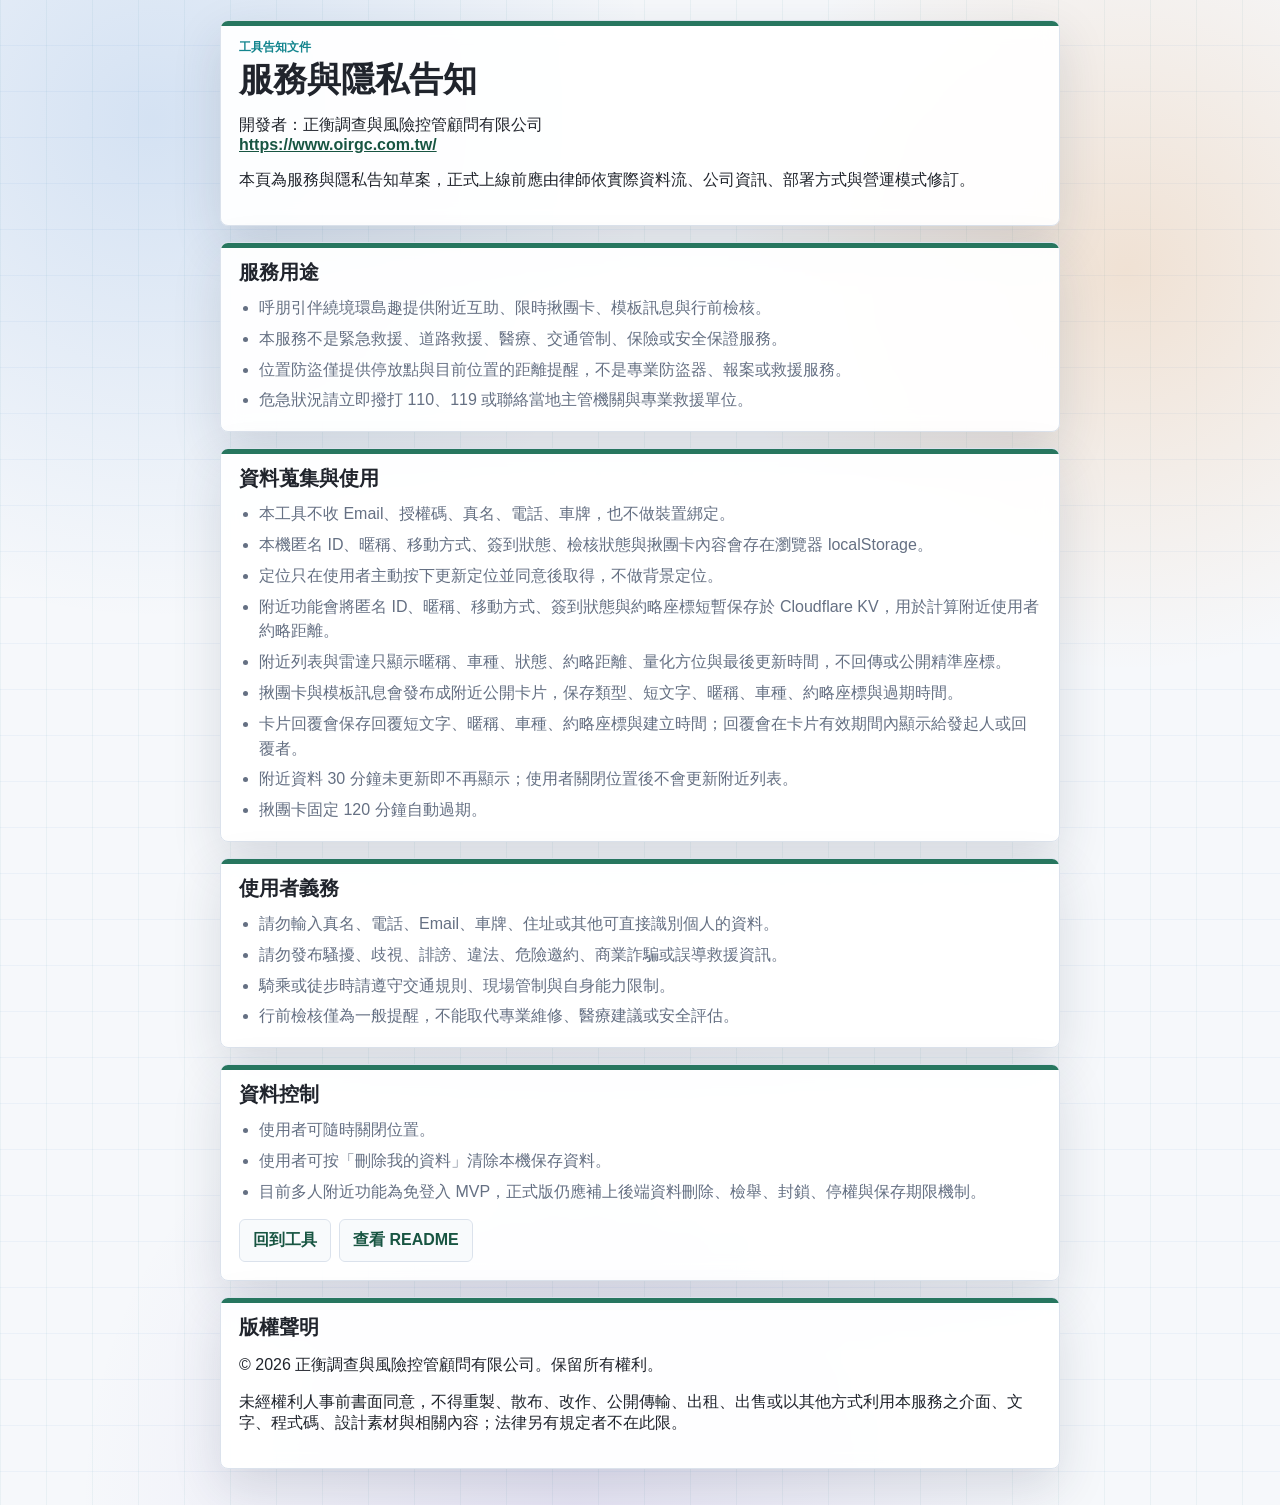
<file: legal-notice.html>
<!doctype html>
<html lang="zh-Hant">
  <head>
    <meta charset="utf-8">
    <meta name="viewport" content="width=device-width, initial-scale=1">
    <title>呼朋引伴繞境環島趣 - 服務與隱私告知</title>
    <link rel="stylesheet" href="styles.css">
  </head>
  <body>
    <main class="app-shell legal-page">
      <section class="panel">
        <p class="eyebrow">工具告知文件</p>
        <h1>服務與隱私告知</h1>
        <p>開發者：正衡調查與風險控管顧問有限公司<br><a href="https://www.oirgc.com.tw/" target="_blank" rel="noopener noreferrer">https://www.oirgc.com.tw/</a></p>
        <p>本頁為服務與隱私告知草案，正式上線前應由律師依實際資料流、公司資訊、部署方式與營運模式修訂。</p>
      </section>

      <section class="panel">
        <h2>服務用途</h2>
        <ul class="legal-list">
          <li>呼朋引伴繞境環島趣提供附近互助、限時揪團卡、模板訊息與行前檢核。</li>
          <li>本服務不是緊急救援、道路救援、醫療、交通管制、保險或安全保證服務。</li>
          <li>位置防盜僅提供停放點與目前位置的距離提醒，不是專業防盜器、報案或救援服務。</li>
          <li>危急狀況請立即撥打 110、119 或聯絡當地主管機關與專業救援單位。</li>
        </ul>
      </section>

      <section class="panel">
        <h2>資料蒐集與使用</h2>
        <ul class="legal-list">
          <li>本工具不收 Email、授權碼、真名、電話、車牌，也不做裝置綁定。</li>
          <li>本機匿名 ID、暱稱、移動方式、簽到狀態、檢核狀態與揪團卡內容會存在瀏覽器 localStorage。</li>
          <li>定位只在使用者主動按下更新定位並同意後取得，不做背景定位。</li>
          <li>附近功能會將匿名 ID、暱稱、移動方式、簽到狀態與約略座標短暫保存於 Cloudflare KV，用於計算附近使用者約略距離。</li>
          <li>附近列表與雷達只顯示暱稱、車種、狀態、約略距離、量化方位與最後更新時間，不回傳或公開精準座標。</li>
          <li>揪團卡與模板訊息會發布成附近公開卡片，保存類型、短文字、暱稱、車種、約略座標與過期時間。</li>
          <li>卡片回覆會保存回覆短文字、暱稱、車種、約略座標與建立時間；回覆會在卡片有效期間內顯示給發起人或回覆者。</li>
          <li>附近資料 30 分鐘未更新即不再顯示；使用者關閉位置後不會更新附近列表。</li>
          <li>揪團卡固定 120 分鐘自動過期。</li>
        </ul>
      </section>

      <section class="panel">
        <h2>使用者義務</h2>
        <ul class="legal-list">
          <li>請勿輸入真名、電話、Email、車牌、住址或其他可直接識別個人的資料。</li>
          <li>請勿發布騷擾、歧視、誹謗、違法、危險邀約、商業詐騙或誤導救援資訊。</li>
          <li>騎乘或徒步時請遵守交通規則、現場管制與自身能力限制。</li>
          <li>行前檢核僅為一般提醒，不能取代專業維修、醫療建議或安全評估。</li>
        </ul>
      </section>

      <section class="panel">
        <h2>資料控制</h2>
        <ul class="legal-list">
          <li>使用者可隨時關閉位置。</li>
          <li>使用者可按「刪除我的資料」清除本機保存資料。</li>
          <li>目前多人附近功能為免登入 MVP，正式版仍應補上後端資料刪除、檢舉、封鎖、停權與保存期限機制。</li>
        </ul>
        <div class="safety-actions">
          <a class="link-button" href="index.html">回到工具</a>
          <a class="link-button" href="README.md">查看 README</a>
        </div>
      </section>

      <section class="panel">
        <h2>版權聲明</h2>
        <p>© 2026 正衡調查與風險控管顧問有限公司。保留所有權利。</p>
        <p>未經權利人事前書面同意，不得重製、散布、改作、公開傳輸、出租、出售或以其他方式利用本服務之介面、文字、程式碼、設計素材與相關內容；法律另有規定者不在此限。</p>
      </section>
    </main>
  </body>
</html>
</file>
<file: styles.css>
:root {
  color-scheme: light;
  --bg: #f6f8fb;
  --ink: #20242c;
  --muted: #657083;
  --panel: rgba(255, 255, 255, .94);
  --line: #dbe2ec;
  --green: #27765f;
  --green-dark: #185542;
  --blue: #256fc9;
  --teal: #13858e;
  --orange: #d47b22;
  --purple: #7457c5;
  --pink: #c14d7e;
  --red: #bd4d45;
  --yellow: #e5b84a;
  --shadow: 0 18px 50px rgba(37, 53, 74, .14);
}

* {
  box-sizing: border-box;
}

body {
  margin: 0;
  min-height: 100vh;
  background:
    radial-gradient(circle at 12% 8%, rgba(37, 111, 201, .16), transparent 28%),
    radial-gradient(circle at 88% 18%, rgba(212, 123, 34, .18), transparent 24%),
    radial-gradient(circle at 45% 100%, rgba(116, 87, 197, .12), transparent 30%),
    linear-gradient(90deg, rgba(19, 133, 142, .06) 1px, transparent 1px),
    linear-gradient(0deg, rgba(37, 111, 201, .05) 1px, transparent 1px),
    var(--bg);
  background-size: auto, auto, auto, 46px 46px, 46px 46px, auto;
  color: var(--ink);
  font-family: "Segoe UI", "Noto Sans TC", Arial, sans-serif;
}

button,
input,
select,
textarea {
  font: inherit;
}

button,
a {
  -webkit-tap-highlight-color: transparent;
}

.svg-sprite {
  position: absolute;
  width: 0;
  height: 0;
  overflow: hidden;
}

.icon {
  width: 18px;
  height: 18px;
  flex: 0 0 auto;
  stroke: currentColor;
  stroke-width: 2;
  stroke-linecap: round;
  stroke-linejoin: round;
  fill: none;
}

.app-shell {
  width: min(1440px, 100%);
  margin: 0 auto;
  padding: 20px;
  display: grid;
  grid-template-columns: minmax(260px, .9fr) minmax(320px, 1.15fr) minmax(320px, 1fr);
  gap: 16px;
  align-items: start;
}

.panel {
  position: relative;
  overflow: hidden;
  background: var(--panel);
  border: 1px solid var(--line);
  border-radius: 8px;
  box-shadow: var(--shadow);
  padding: 18px;
  backdrop-filter: blur(10px);
}

.panel::before {
  content: "";
  position: absolute;
  inset: 0 0 auto;
  height: 5px;
  background: var(--accent, var(--green));
}

.accent-green { --accent: linear-gradient(90deg, var(--green), var(--teal)); }
.accent-blue { --accent: linear-gradient(90deg, var(--blue), var(--teal)); }
.accent-orange { --accent: linear-gradient(90deg, var(--orange), var(--yellow)); }
.accent-purple { --accent: linear-gradient(90deg, var(--purple), var(--blue)); }
.accent-teal { --accent: linear-gradient(90deg, var(--teal), var(--green)); }
.accent-pink { --accent: linear-gradient(90deg, var(--pink), var(--orange)); }
.accent-red { --accent: linear-gradient(90deg, var(--red), var(--pink)); }
.accent-yellow { --accent: linear-gradient(90deg, var(--yellow), var(--orange)); }

.icon-badge {
  width: 50px;
  height: 50px;
  border-radius: 50%;
  display: inline-flex;
  align-items: center;
  justify-content: center;
  color: #fff;
  box-shadow:
    inset 0 0 0 3px rgba(255, 255, 255, .3),
    0 12px 24px rgba(36, 47, 66, .18);
}

.badge-green {
  background:
    radial-gradient(circle at 30% 25%, rgba(255, 255, 255, .55), transparent 20%),
    linear-gradient(135deg, #24a06f, #178b9a);
}

.badge-blue {
  background:
    radial-gradient(circle at 30% 25%, rgba(255, 255, 255, .55), transparent 20%),
    linear-gradient(135deg, #2b7de1, #24b8d8);
}

.badge-orange {
  background:
    radial-gradient(circle at 30% 25%, rgba(255, 255, 255, .55), transparent 20%),
    linear-gradient(135deg, #e06f25, #efbd3e);
}

.badge-purple {
  background:
    radial-gradient(circle at 30% 25%, rgba(255, 255, 255, .55), transparent 20%),
    linear-gradient(135deg, #7a55d8, #3377d8);
}

.badge-teal {
  background:
    radial-gradient(circle at 30% 25%, rgba(255, 255, 255, .55), transparent 20%),
    linear-gradient(135deg, #13a0a3, #45b976);
}

.badge-pink {
  background:
    radial-gradient(circle at 30% 25%, rgba(255, 255, 255, .55), transparent 20%),
    linear-gradient(135deg, #d44d8b, #e27b55);
}

.badge-red {
  background:
    radial-gradient(circle at 30% 25%, rgba(255, 255, 255, .5), transparent 20%),
    linear-gradient(135deg, #c94e45, #c94d82);
}

.badge-yellow {
  background:
    radial-gradient(circle at 30% 25%, rgba(255, 255, 255, .58), transparent 20%),
    linear-gradient(135deg, #e8ad28, #d96f21);
}

.icon-badge .icon {
  width: 25px;
  height: 25px;
  filter: drop-shadow(0 2px 3px rgba(32, 35, 31, .2));
}

.profile-panel,
.map-panel {
  min-height: 440px;
}

.brand-row,
.section-head,
.status-head {
  display: flex;
  justify-content: flex-start;
  gap: 14px;
  align-items: flex-start;
}

.status-head .ghost,
.section-head .ghost,
.section-head .counter {
  margin-left: auto;
}

.eyebrow {
  margin: 0 0 4px;
  color: var(--teal);
  font-size: 12px;
  font-weight: 700;
  letter-spacing: 0;
}

h1,
h2 {
  margin: 0;
  line-height: 1.15;
}

h1 {
  font-size: 34px;
}

h2 {
  font-size: 20px;
}

.counter {
  flex: 0 0 auto;
  border: 1px solid var(--line);
  border-radius: 999px;
  padding: 6px 10px;
  color: var(--muted);
  font-size: 12px;
  background: #f8fafc;
}

.counter {
  min-width: 34px;
  text-align: center;
  color: var(--green-dark);
  font-weight: 700;
}

form,
.checklist,
.nearby-list,
.card-list,
.template-grid {
  margin-top: 16px;
}

label,
fieldset {
  display: grid;
  gap: 8px;
  margin: 0 0 14px;
}

fieldset {
  border: 0;
  padding: 0;
}

label span,
legend,
.label {
  color: var(--muted);
  font-size: 13px;
  font-weight: 700;
}

input,
select,
textarea {
  width: 100%;
  border: 1px solid var(--line);
  border-radius: 6px;
  background: #fbfdff;
  color: var(--ink);
  padding: 11px 12px;
  outline: 0;
}

textarea {
  resize: vertical;
}

input:focus,
select:focus,
textarea:focus {
  border-color: var(--teal);
  box-shadow: 0 0 0 3px rgba(47, 127, 137, .18);
}

button,
.link-button {
  min-height: 42px;
  border: 1px solid transparent;
  border-radius: 6px;
  padding: 10px 13px;
  cursor: pointer;
  text-decoration: none;
  display: inline-flex;
  align-items: center;
  justify-content: center;
  gap: 8px;
  white-space: nowrap;
}

.primary {
  width: 100%;
  background: linear-gradient(135deg, var(--green), var(--teal));
  color: #fff;
  font-weight: 700;
  box-shadow: 0 10px 20px rgba(39, 118, 95, .18);
}

.primary:hover {
  background: linear-gradient(135deg, var(--green-dark), #0f6970);
}

.ghost,
.link-button {
  background: #f8fafc;
  color: var(--green-dark);
  border-color: var(--line);
}

.ghost:hover,
.link-button:hover {
  border-color: #b8c6d8;
  background: #eef4fb;
}

.danger {
  background: #fff4f2;
  color: var(--red);
  border-color: #e7bbb5;
}

.segmented {
  display: grid;
  gap: 6px;
}

.segmented.four {
  grid-template-columns: repeat(4, minmax(0, 1fr));
}

.segmented label {
  margin: 0;
  display: block;
}

.segmented input {
  position: absolute;
  opacity: 0;
  pointer-events: none;
}

.segmented span,
.segmented.status button {
  min-height: 38px;
  display: flex;
  align-items: center;
  justify-content: center;
  gap: 7px;
  border: 1px solid var(--line);
  border-radius: 6px;
  background: #f8fafc;
  color: var(--muted);
  font-size: 13px;
  font-weight: 700;
  text-align: center;
  padding: 8px;
}

.segmented span .icon {
  width: 20px;
  height: 20px;
}

.segmented input:checked + span,
.segmented.status button.active {
  background: linear-gradient(135deg, var(--blue), var(--teal));
  border-color: transparent;
  color: #fff;
}

.segmented.status button:disabled {
  cursor: not-allowed;
  opacity: .48;
}

.segmented.status button.active:disabled {
  background: #e8eef5;
  border-color: var(--line);
  color: var(--muted);
}

button:disabled,
select:disabled,
textarea:disabled,
input:disabled {
  cursor: not-allowed;
  opacity: .55;
}

.notice,
.location-card,
.message-output,
.empty-state {
  border: 1px solid var(--line);
  border-radius: 8px;
  background: linear-gradient(135deg, rgba(37, 111, 201, .06), rgba(19, 133, 142, .08));
  padding: 14px;
}

.notice {
  margin-top: 18px;
}

.notice p,
.form-warning,
.developer-info,
.safety-panel p,
.location-card p {
  margin: 6px 0 0;
  color: var(--muted);
  line-height: 1.55;
}

.developer-info a,
.legal-page a {
  color: var(--green-dark);
  font-weight: 700;
}

.usage-counter {
  margin-top: 12px;
  border: 1px solid var(--line);
  border-radius: 8px;
  background: linear-gradient(135deg, rgba(189, 77, 69, .07), rgba(193, 77, 126, .09));
  padding: 12px 14px;
}

.usage-counter span {
  display: block;
  color: var(--muted);
  font-size: 12px;
  font-weight: 800;
}

.usage-counter strong {
  display: block;
  margin-top: 4px;
  color: var(--red);
  font-size: 24px;
}

.usage-counter p {
  margin: 4px 0 0;
  font-size: 12px;
}

.copyright {
  padding-top: 12px;
  border-top: 1px solid var(--line);
  font-size: 12px;
}

.form-warning {
  border-left: 3px solid var(--orange);
  padding-left: 10px;
  font-size: 13px;
}

.consent-row {
  grid-template-columns: 22px 1fr;
  align-items: start;
  margin: 14px 0 0;
  border: 1px solid var(--line);
  border-radius: 8px;
  background: #faf6ec;
  padding: 12px;
}

.consent-row input {
  width: 18px;
  height: 18px;
  margin-top: 2px;
}

.consent-row span {
  color: var(--ink);
  font-weight: 600;
  line-height: 1.45;
}

.map-visual {
  position: relative;
  height: 228px;
  overflow: hidden;
  margin: -4px -4px 18px;
  border-radius: 8px;
  border: 1px solid var(--line);
  background:
    radial-gradient(circle at 50% 50%, rgba(37, 111, 201, .13), transparent 8%),
    linear-gradient(90deg, transparent 49.7%, rgba(101, 112, 131, .18) 49.7% 50.3%, transparent 50.3%),
    linear-gradient(0deg, transparent 49.7%, rgba(101, 112, 131, .18) 49.7% 50.3%, transparent 50.3%),
    radial-gradient(circle at 76% 70%, rgba(193, 77, 126, .12), transparent 24%),
    #eef5fb;
}

.radar-ring,
.radar-self,
.radar-person,
.ring-label,
.radar-caption {
  position: absolute;
  display: block;
}

.radar-ring {
  left: 50%;
  top: 50%;
  transform: translate(-50%, -50%);
  border-radius: 50%;
  border: 2px solid rgba(37, 111, 201, .2);
  background: rgba(255, 255, 255, .18);
}

.ring-inner {
  width: min(31%, 74px);
  aspect-ratio: 1;
  border-color: rgba(19, 133, 142, .48);
}

.ring-middle {
  width: min(58%, 132px);
  aspect-ratio: 1;
  border-color: rgba(116, 87, 197, .35);
}

.ring-outer {
  width: min(86%, 200px);
  aspect-ratio: 1;
  border-color: rgba(212, 123, 34, .38);
}

.radar-self {
  left: 50%;
  top: 50%;
  width: 42px;
  height: 42px;
  transform: translate(-50%, -50%);
  border: 3px solid #fff;
  border-radius: 50%;
  background: linear-gradient(135deg, var(--blue), var(--teal));
  color: #fff;
  font-weight: 800;
  display: flex;
  align-items: center;
  justify-content: center;
  box-shadow: 0 8px 22px rgba(37, 111, 201, .24);
}

.radar-self.muted {
  background: linear-gradient(135deg, #8d99aa, #657083);
  font-size: 12px;
}

.radar-person {
  width: 34px;
  height: 34px;
  transform: translate(-50%, -50%);
  border: 3px solid rgba(255, 255, 255, .94);
  border-radius: 50%;
  color: #fff;
  font-size: 12px;
  font-weight: 900;
  line-height: 28px;
  text-align: center;
  box-shadow: 0 8px 18px rgba(46, 55, 75, .18);
  z-index: 2;
}

.radar-person::after {
  content: "";
  position: absolute;
  inset: -8px;
  border-radius: 50%;
  border: 1px dashed rgba(255, 255, 255, .72);
}

.radar-person.person-0 { background: var(--orange); }
.radar-person.person-1 { background: var(--purple); }
.radar-person.person-2 { background: var(--pink); }
.radar-person.person-3 { background: var(--teal); }

.radar-card-marker {
  border-radius: 10px;
  outline: 2px solid rgba(255, 255, 255, .7);
  outline-offset: 3px;
}

.radar-card-marker::after {
  border-style: solid;
}

.ring-label {
  border-radius: 999px;
  padding: 4px 8px;
  background: rgba(255, 255, 255, .88);
  color: var(--muted);
  border: 1px solid rgba(219, 226, 236, .9);
  font-size: 12px;
  font-weight: 800;
}

.label-inner {
  left: 57%;
  top: 39%;
}

.label-middle {
  left: 64%;
  top: 27%;
}

.label-outer {
  right: 12px;
  top: 12px;
}

.radar-caption {
  left: 12px;
  bottom: 10px;
  color: var(--muted);
  font-size: 12px;
  font-weight: 700;
}

.segmented.status {
  grid-template-columns: repeat(5, minmax(0, 1fr));
  margin-top: 16px;
}

.location-card {
  margin-top: 16px;
  display: flex;
  justify-content: space-between;
  gap: 12px;
  align-items: center;
}

.location-card span:last-child {
  color: var(--muted);
  font-size: 12px;
}

.map-actions {
  margin-top: 12px;
  display: grid;
  gap: 8px;
}

.map-actions p {
  margin: 0;
  color: var(--muted);
  font-size: 12px;
  line-height: 1.45;
}

.map-actions button:disabled {
  cursor: not-allowed;
  opacity: .55;
}

.anti-status {
  margin-top: 16px;
  border: 1px solid var(--line);
  border-radius: 8px;
  background: linear-gradient(135deg, rgba(229, 184, 74, .12), rgba(212, 123, 34, .1));
  padding: 14px;
  display: grid;
  gap: 6px;
}

.anti-status strong {
  color: var(--orange);
  font-size: 18px;
}

.anti-status span {
  color: var(--muted);
  line-height: 1.45;
}

.anti-status.alert {
  background: linear-gradient(135deg, rgba(189, 77, 69, .12), rgba(193, 77, 126, .1));
  border-color: #ebb8b3;
}

.anti-status.alert strong {
  color: var(--red);
}

.anti-radius,
.anti-actions {
  margin-top: 14px;
}

.anti-actions {
  display: grid;
  grid-template-columns: 1fr;
  gap: 8px;
}

.card-list,
.nearby-list {
  display: grid;
  gap: 10px;
}

.nearby-list.empty-state {
  display: block;
}

.rally-card,
.nearby-item,
.check-item {
  border: 1px solid var(--line);
  border-radius: 8px;
  background: #fff;
  padding: 13px;
}

.rally-card {
  border-left: 4px solid var(--orange);
}

.nearby-item:nth-child(1) { border-left: 4px solid var(--blue); }
.nearby-item:nth-child(2) { border-left: 4px solid var(--purple); }
.nearby-item:nth-child(3) { border-left: 4px solid var(--pink); }
.nearby-item:nth-child(4) { border-left: 4px solid var(--teal); }

.check-item {
  border-left: 4px solid var(--teal);
}

.checklist-status {
  margin-top: 14px;
  border: 1px solid var(--line);
  border-radius: 8px;
  background: linear-gradient(135deg, rgba(19, 133, 142, .08), rgba(39, 118, 95, .08));
  padding: 12px 14px;
  display: flex;
  justify-content: space-between;
  gap: 12px;
  align-items: center;
}

.checklist-status span {
  color: var(--muted);
  font-size: 13px;
  font-weight: 700;
}

.checklist-status strong {
  color: var(--green-dark);
}

.rally-card strong,
.nearby-item strong {
  display: block;
  margin-bottom: 5px;
}

.rally-card-head {
  display: flex;
  justify-content: space-between;
  gap: 10px;
  align-items: flex-start;
}

.rally-card-head strong {
  margin-bottom: 0;
}

.small-action {
  padding: 7px 10px;
  min-height: auto;
  font-size: 13px;
}

.card-replies {
  margin-top: 12px;
  border-top: 1px dashed var(--line);
  padding-top: 10px;
  display: grid;
  gap: 8px;
}

.card-replies strong {
  color: var(--green-dark);
  font-size: 13px;
}

.card-replies p {
  margin: 0;
  border-radius: 8px;
  background: rgba(19, 133, 142, .07);
  padding: 9px 10px;
  color: var(--text);
  font-size: 13px;
  font-weight: 700;
}

.card-replies p span {
  display: block;
  margin-bottom: 4px;
  color: var(--muted);
  font-size: 12px;
}

.icon-action {
  width: 34px;
  min-height: 34px;
  padding: 0;
  border-radius: 6px;
}

.icon-action .icon {
  width: 17px;
  height: 17px;
}

.meta {
  display: flex;
  flex-wrap: wrap;
  gap: 8px;
  color: var(--muted);
  font-size: 12px;
}

.check-item {
  display: grid;
  grid-template-columns: 22px 1fr;
  gap: 10px;
  align-items: start;
}

.check-item input {
  width: 18px;
  height: 18px;
  margin-top: 2px;
}

.check-item.done span {
  color: var(--muted);
  text-decoration: line-through;
}

.confirm-checklist {
  margin-top: 14px;
}

.confirm-checklist:disabled {
  cursor: not-allowed;
  opacity: .55;
  box-shadow: none;
}

.template-grid {
  display: grid;
  grid-template-columns: repeat(2, minmax(0, 1fr));
  gap: 8px;
}

.template-grid button {
  background: #fff;
  color: var(--ink);
  border-color: var(--line);
  justify-content: flex-start;
  white-space: normal;
  text-align: left;
}

.template-grid button.active {
  border-color: var(--pink);
  background: #fff2f7;
  color: var(--green-dark);
}

.short-message {
  margin-top: 14px;
}

.message-output {
  display: block;
  min-height: 50px;
  margin-top: 12px;
  color: var(--green-dark);
}

.safety-actions {
  display: flex;
  flex-wrap: wrap;
  gap: 8px;
  margin-top: 14px;
}

.legal-list {
  margin: 12px 0 0;
  padding-left: 20px;
  color: var(--muted);
  line-height: 1.55;
}

.legal-list li + li {
  margin-top: 6px;
}

.legal-page {
  max-width: 880px;
  display: block;
}

.legal-page .panel {
  margin-bottom: 16px;
}

@media (max-width: 1120px) {
  .app-shell {
    grid-template-columns: repeat(2, minmax(300px, 1fr));
  }

  .map-panel {
    order: -1;
    grid-column: span 2;
  }
}

@media (max-width: 720px) {
  .app-shell:not(.legal-page) {
    width: 100%;
    height: 100dvh;
    margin: 0;
    padding: 12px;
    display: flex;
    grid-template-columns: none;
    gap: 12px;
    align-items: stretch;
    overflow-x: auto;
    overflow-y: hidden;
    scroll-snap-type: x mandatory;
    scroll-padding: 12px;
    overscroll-behavior-x: contain;
    -webkit-overflow-scrolling: touch;
  }

  .app-shell:not(.legal-page)::after {
    content: "";
    flex: 0 0 1px;
  }

  .app-shell:not(.legal-page)::-webkit-scrollbar {
    height: 8px;
  }

  .app-shell:not(.legal-page)::-webkit-scrollbar-thumb {
    background: rgba(101, 112, 131, .32);
    border-radius: 999px;
  }

  .app-shell:not(.legal-page) .panel {
    flex: 0 0 calc(100vw - 24px);
    max-width: 640px;
    max-height: calc(100dvh - 24px);
    overflow-x: hidden;
    overflow-y: auto;
    scroll-snap-align: start;
    scroll-snap-stop: always;
  }

  .legal-page {
    padding: 12px;
  }

  .map-panel {
    grid-column: auto;
  }

  .profile-panel {
    order: 0;
  }

  .map-panel {
    order: 1;
  }

  .action-panel {
    order: 2;
  }

  .nearby-panel {
    order: 3;
  }

  .checklist-panel {
    order: 4;
  }

  .message-panel {
    order: 5;
  }

  .anti-theft-panel {
    order: 6;
  }

  .safety-panel {
    order: 7;
  }

  .segmented.four,
  .segmented.status,
  .template-grid {
    grid-template-columns: repeat(2, minmax(0, 1fr));
  }

  .brand-row,
  .section-head,
  .status-head,
  .location-card {
    align-items: stretch;
    flex-direction: column;
  }

  h1 {
    font-size: 30px;
  }
}
</file>
